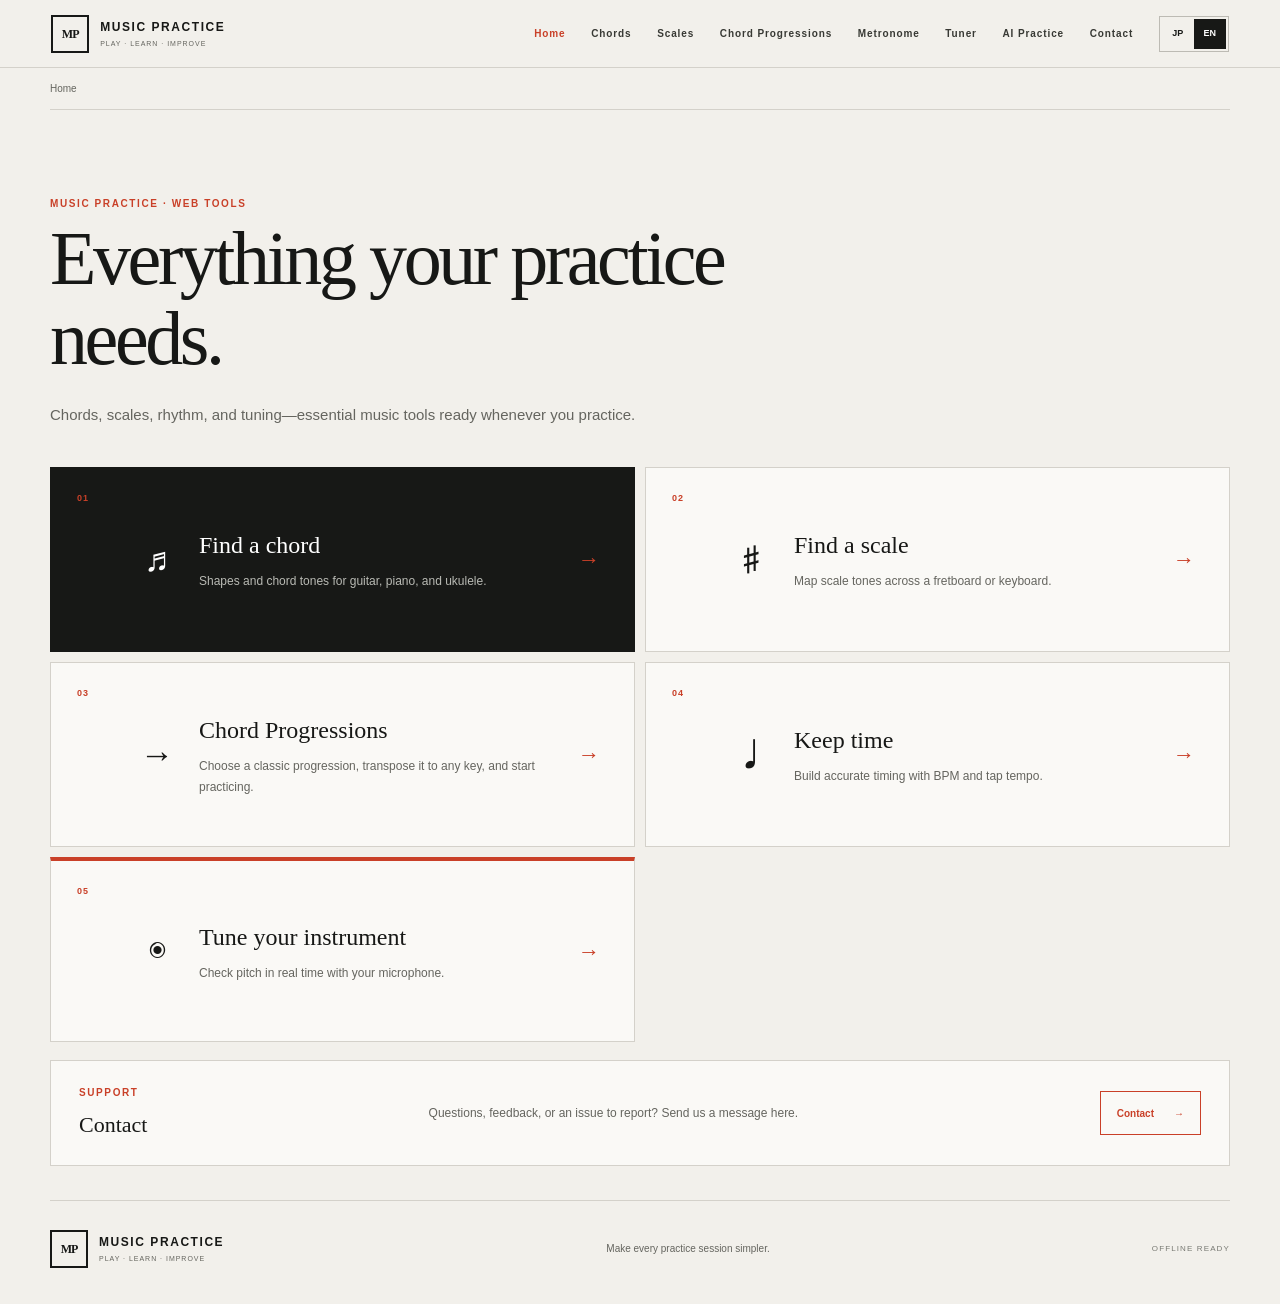
<file: index.html>
<!doctype html>
<html lang="ja">
  <head>
    <meta charset="UTF-8" />
    <meta name="viewport" content="width=device-width, initial-scale=1, viewport-fit=cover" />
    <meta name="theme-color" content="#171816" />
    <meta name="description" content="コード、スケール、メトロノーム、チューナーをひとつにまとめた無料の音楽練習Webアプリ。" />
    <meta name="robots" content="index,follow" />
    <meta property="og:title" content="Music Practice — 音楽練習Webツール" />
    <meta property="og:description" content="コード、スケール、メトロノーム、チューナーをひとつにまとめた無料の音楽練習Webアプリ。" />
    <meta property="og:image" content="./og.png" />
    <link rel="manifest" href="./manifest.json" />
    <link rel="icon" href="./music-practice-icon.png" type="image/png" />
    <link rel="apple-touch-icon" href="./music-practice-icon.png" />
    <title>Music Practice — 音楽練習Webツール</title>
    <script async src="https://www.googletagmanager.com/gtag/js?id=G-K8Z0J74QWM"></script>
    <script>
      window.dataLayer = window.dataLayer || [];
      function gtag(){dataLayer.push(arguments);}
      gtag('js', new Date());
      gtag('config', 'G-K8Z0J74QWM');
    </script>
    <script defer src="./formspree-config.js"></script>
    <script type="application/ld+json">{"@context":"https://schema.org","@type":"WebApplication","name":"Music Practice","applicationCategory":"MusicApplication","operatingSystem":"Any","isAccessibleForFree":true,"description":"コード、スケール、メトロノーム、チューナーをひとつにまとめた音楽練習Webアプリ。"}</script>
    <script defer src="./assets/index-DKQJcgNY.js"></script>
    <link rel="stylesheet" href="./assets/index-pi6cSX6_.css">
  </head>
  <body>
    <div id="root"></div>
  </body>
</html>
</file>
<file: assets/index-pi6cSX6_.css>
/*! tailwindcss v4.2.1 | MIT License | https://tailwindcss.com */
@layer properties{@supports (((-webkit-hyphens:none)) and (not (margin-trim:inline))) or ((-moz-orient:inline) and (not (color:rgb(from red r g b)))){*,:before,:after,::backdrop{--tw-rotate-x:initial;--tw-rotate-y:initial;--tw-rotate-z:initial;--tw-skew-x:initial;--tw-skew-y:initial}}}@layer theme{:root,:host{--font-sans:ui-sans-serif, system-ui, sans-serif, "Apple Color Emoji", "Segoe UI Emoji", "Segoe UI Symbol", "Noto Color Emoji";--font-mono:ui-monospace, SFMono-Regular, Menlo, Monaco, Consolas, "Liberation Mono", "Courier New", monospace;--spacing:.25rem;--default-font-family:var(--font-sans);--default-mono-font-family:var(--font-mono)}}@layer base{*,:after,:before,::backdrop{box-sizing:border-box;border:0 solid;margin:0;padding:0}::file-selector-button{box-sizing:border-box;border:0 solid;margin:0;padding:0}html,:host{-webkit-text-size-adjust:100%;tab-size:4;line-height:1.5;font-family:var(--default-font-family,ui-sans-serif, system-ui, sans-serif, "Apple Color Emoji", "Segoe UI Emoji", "Segoe UI Symbol", "Noto Color Emoji");font-feature-settings:var(--default-font-feature-settings,normal);font-variation-settings:var(--default-font-variation-settings,normal);-webkit-tap-highlight-color:transparent}hr{height:0;color:inherit;border-top-width:1px}abbr:where([title]){-webkit-text-decoration:underline dotted;text-decoration:underline dotted}h1,h2,h3,h4,h5,h6{font-size:inherit;font-weight:inherit}a{color:inherit;-webkit-text-decoration:inherit;-webkit-text-decoration:inherit;-webkit-text-decoration:inherit;-webkit-text-decoration:inherit;text-decoration:inherit}b,strong{font-weight:bolder}code,kbd,samp,pre{font-family:var(--default-mono-font-family,ui-monospace, SFMono-Regular, Menlo, Monaco, Consolas, "Liberation Mono", "Courier New", monospace);font-feature-settings:var(--default-mono-font-feature-settings,normal);font-variation-settings:var(--default-mono-font-variation-settings,normal);font-size:1em}small{font-size:80%}sub,sup{vertical-align:baseline;font-size:75%;line-height:0;position:relative}sub{bottom:-.25em}sup{top:-.5em}table{text-indent:0;border-color:inherit;border-collapse:collapse}:-moz-focusring{outline:auto}progress{vertical-align:baseline}summary{display:list-item}ol,ul,menu{list-style:none}img,svg,video,canvas,audio,iframe,embed,object{vertical-align:middle;display:block}img,video{max-width:100%;height:auto}button,input,select,optgroup,textarea{font:inherit;font-feature-settings:inherit;font-variation-settings:inherit;letter-spacing:inherit;color:inherit;opacity:1;background-color:#0000;border-radius:0}::file-selector-button{font:inherit;font-feature-settings:inherit;font-variation-settings:inherit;letter-spacing:inherit;color:inherit;opacity:1;background-color:#0000;border-radius:0}:where(select:is([multiple],[size])) optgroup{font-weight:bolder}:where(select:is([multiple],[size])) optgroup option{padding-inline-start:20px}::file-selector-button{margin-inline-end:4px}::placeholder{opacity:1}@supports (not ((-webkit-appearance:-apple-pay-button))) or (contain-intrinsic-size:1px){::placeholder{color:currentColor}@supports (color:color-mix(in lab, red, red)){::placeholder{color:color-mix(in oklab, currentcolor 50%, transparent)}}}textarea{resize:vertical}::-webkit-search-decoration{-webkit-appearance:none}::-webkit-date-and-time-value{min-height:1lh;text-align:inherit}::-webkit-datetime-edit{display:inline-flex}::-webkit-datetime-edit-fields-wrapper{padding:0}::-webkit-datetime-edit{padding-block:0}::-webkit-datetime-edit-year-field{padding-block:0}::-webkit-datetime-edit-month-field{padding-block:0}::-webkit-datetime-edit-day-field{padding-block:0}::-webkit-datetime-edit-hour-field{padding-block:0}::-webkit-datetime-edit-minute-field{padding-block:0}::-webkit-datetime-edit-second-field{padding-block:0}::-webkit-datetime-edit-millisecond-field{padding-block:0}::-webkit-datetime-edit-meridiem-field{padding-block:0}::-webkit-calendar-picker-indicator{line-height:1}:-moz-ui-invalid{box-shadow:none}button,input:where([type=button],[type=reset],[type=submit]){appearance:button}::file-selector-button{appearance:button}::-webkit-inner-spin-button{height:auto}::-webkit-outer-spin-button{height:auto}[hidden]:where(:not([hidden=until-found])){display:none!important}}@layer components;@layer utilities{.absolute{position:absolute}.start{inset-inline-start:var(--spacing)}.table{display:table}.transform{transform:var(--tw-rotate-x,) var(--tw-rotate-y,) var(--tw-rotate-z,) var(--tw-skew-x,) var(--tw-skew-y,)}}:root{--ink:#171816;--paper:#f2f0eb;--surface:#faf9f6;--white:#fff;--line:#d4d1ca;--muted:#65655f;--accent:#c94028;--accent-hover:#a93420;--accent-soft:#f6ded7;--focus:#1769d2;--radius:4px}*{box-sizing:border-box}html{scroll-behavior:smooth}body{background:var(--paper);color:var(--ink);-webkit-font-smoothing:antialiased;margin:0;font-family:Helvetica Neue,Hiragino Kaku Gothic ProN,Yu Gothic,sans-serif}button,a,input,textarea{font:inherit}button,a{-webkit-tap-highlight-color:transparent}button{color:inherit}button:focus-visible,a:focus-visible,input:focus-visible,textarea:focus-visible,summary:focus-visible{outline:3px solid var(--focus);outline-offset:3px}button:disabled{cursor:not-allowed}main{min-height:100vh}.topbar{border-bottom:1px solid var(--line);z-index:50;-webkit-backdrop-filter:blur(14px);backdrop-filter:blur(14px);background:#f2f0ebf5;justify-content:space-between;align-items:center;gap:24px;min-height:68px;padding:0 clamp(18px,4vw,64px);display:flex;position:sticky;top:0}.brand{color:var(--ink);flex:none;align-items:center;gap:11px;text-decoration:none;display:inline-flex}.brand-mark{border:2px solid var(--ink);letter-spacing:-.08em;place-items:center;width:38px;height:38px;font-family:Georgia,serif;font-size:12px;font-weight:800;display:grid}.brand b{letter-spacing:.13em;font-size:12px;display:block}.brand small{color:var(--muted);letter-spacing:.14em;margin-top:3px;font-size:7px;display:block}.topbar nav{justify-content:flex-end;align-items:center;gap:clamp(14px,2vw,26px);display:flex}.topbar nav>a{color:#383934;letter-spacing:.09em;white-space:nowrap;align-items:center;min-height:44px;font-size:10px;font-weight:800;text-decoration:none;display:inline-flex}.topbar nav>a:hover,.topbar nav>a.active{color:var(--accent)}.language-switch{border:1px solid #bdbbb4;padding:2px;display:inline-flex}.language-switch button{cursor:pointer;background:0 0;border:0;min-width:32px;min-height:30px;font-size:9px;font-weight:800}.language-switch button.active{background:var(--ink);color:var(--white)}.mobile-language,.menu-button{display:none}.page-shell{width:min(1180px,100% - 32px);margin:0 auto}.narrow-shell{width:min(980px,100% - 32px)}.tool-page-shell{width:min(920px,100% - 32px)}.breadcrumbs{border-bottom:1px solid var(--line);align-items:center;min-height:42px;display:flex}.breadcrumbs ol{flex-wrap:wrap;align-items:center;gap:0;margin:0;padding:9px 0;list-style:none;display:flex}.breadcrumbs li{color:var(--muted);align-items:center;font-size:10px;display:flex}.breadcrumbs li+li:before{content:"›";color:#9a9993;padding:0 9px}.breadcrumbs a{color:#444540;align-items:center;min-height:28px;text-decoration:none;display:inline-flex}.breadcrumbs a:hover{color:var(--accent);text-underline-offset:3px;text-decoration:underline}.eyebrow{color:var(--accent);letter-spacing:.16em;margin-bottom:8px;font-size:10px;font-weight:800;display:block}.home-hero{max-width:820px;padding:clamp(46px,7vw,86px) 0 38px}.home-hero h1{letter-spacing:-.045em;max-width:760px;margin:0;font-family:Georgia,Yu Mincho,serif;font-size:clamp(40px,6vw,76px);line-height:1.05}.home-hero p{max-width:650px;color:var(--muted);margin:22px 0 0;font-size:15px;line-height:1.9}.tool-cards{grid-template-columns:1fr 1fr;gap:10px;display:grid}.tool-card{border:1px solid var(--line);background:var(--surface);min-height:185px;color:var(--ink);grid-template-columns:38px 48px 1fr 30px;align-items:center;gap:18px;padding:24px 26px;text-decoration:none;transition:transform .18s,box-shadow .18s,border-color .18s;display:grid}.tool-card:hover{border-color:#aaa8a0;transform:translateY(-2px);box-shadow:0 16px 32px #17181614}.tool-card>span{color:var(--accent);letter-spacing:.1em;align-self:start;font-size:9px;font-weight:800}.tool-card>i{text-align:center;font-family:Georgia,serif;font-size:34px;font-style:normal}.tool-card h2{margin:0 0 8px;font-family:Georgia,Yu Mincho,serif;font-size:24px}.tool-card p{color:var(--muted);margin:0;font-size:12px;line-height:1.7}.tool-card>em{color:var(--accent);font-size:22px;font-style:normal}.tool-card.dark{background:var(--ink);border-color:var(--ink);color:var(--white)}.tool-card.dark p{color:#b9bab4}.tool-card.accent{border-top:4px solid var(--accent)}.home-contact-link{border:1px solid var(--line);background:var(--surface);grid-template-columns:.7fr 1.4fr auto;align-items:center;gap:28px;margin:18px 0 8px;padding:24px 28px;display:grid}.home-contact-link h2{margin:0;font-family:Georgia,Yu Mincho,serif;font-size:22px}.home-contact-link p{color:var(--muted);margin:0;font-size:12px;line-height:1.7}.home-contact-link a,.related-link{min-height:44px;color:var(--accent);border:1px solid;justify-content:center;align-items:center;gap:20px;padding:0 16px;font-size:10px;font-weight:800;text-decoration:none;display:inline-flex}.tool-topline{grid-template-columns:minmax(0,1fr) auto;align-items:center;gap:32px;min-height:126px;padding:22px 0;display:grid}.tool-topline h1,.simple-page-heading h1{letter-spacing:-.035em;margin:0;font-family:Georgia,Yu Mincho,serif;font-size:clamp(32px,4vw,48px);line-height:1.08}.tool-topline p,.simple-page-heading p{color:var(--muted);margin:7px 0 0;font-size:12px;line-height:1.7}.instrument-switch.compact{background:var(--ink);grid-template-columns:repeat(3,1fr);gap:4px;min-width:470px;padding:4px;display:grid}.instrument-switch.compact button{color:#c4c5be;text-align:left;cursor:pointer;background:#292a27;border:0;grid-template-rows:auto auto;grid-template-columns:24px 1fr;align-items:center;min-height:68px;padding:7px 10px;display:grid}.instrument-switch.compact button>span{text-align:center;grid-row:1/3;font-family:Georgia,serif;font-size:20px}.instrument-switch.compact button b{letter-spacing:.11em;font-size:10px}.instrument-switch.compact button small{color:#a9aaa4;font-size:8px}.instrument-switch.compact button.active{background:var(--accent);color:var(--white)}.instrument-switch.compact button.active small{color:#ffffffd1}.selector-panel,.scale-selectors{border:1px solid var(--line);background:var(--surface);grid-template-columns:43% 57%;margin-bottom:14px;display:grid}.selector-panel .step-block+.step-block,.scale-selectors .step-block+.step-block{border-left:1px solid var(--line)}.step-block{min-width:0;padding:15px}.section-label{align-items:center;gap:10px;min-height:34px;margin-bottom:10px;display:flex}.section-label>span{background:var(--ink);width:28px;height:28px;color:var(--white);border-radius:50%;place-items:center;font-size:8px;font-weight:800;display:grid}.section-label b{letter-spacing:.14em;font-size:9px;display:block}.section-label small{color:var(--muted);margin-top:2px;font-size:9px;display:block}.accidental-toggle{border:1px solid var(--line);margin-left:auto;padding:2px;display:flex}.accidental-toggle button{cursor:pointer;background:0 0;border:0;width:34px;min-height:30px}.accidental-toggle button.active{background:var(--ink);color:var(--white)}.root-grid,.type-grid,.scale-type-grid{border-top:1px solid var(--line);border-left:1px solid var(--line);display:grid}.root-grid{grid-template-columns:repeat(6,1fr)}.type-grid{grid-template-columns:repeat(5,1fr)}.scale-type-grid{grid-template-columns:repeat(3,1fr)}.root-grid button,.type-grid button,.scale-type-grid button{border:0;border-right:1px solid var(--line);border-bottom:1px solid var(--line);background:var(--white);cursor:pointer;min-height:46px;padding:5px 3px}.root-grid button:hover,.type-grid button:hover,.scale-type-grid button:hover{background:#f4f2ed}.root-grid button.active,.type-grid button.active,.scale-type-grid button.active{background:var(--accent);color:var(--white)}.root-grid b{font-family:Georgia,serif;font-size:16px}.type-grid b,.scale-type-grid b{font-size:9px;display:block}.root-grid small,.type-grid small,.scale-type-grid small{opacity:.78;margin-top:2px;font-size:7px;display:block}.result-card,.scale-result{background:var(--ink);color:var(--white);margin-bottom:14px;padding:26px 30px 24px;position:relative;overflow:hidden}.result-card:before,.scale-result:before{content:"";pointer-events:none;background:repeating-linear-gradient(90deg,#0000 0 89px,#ffffff06 90px);position:absolute;inset:0}.result-heading{justify-content:space-between;align-items:flex-start;gap:22px;display:flex;position:relative}.result-heading h2,.chord-title h2{letter-spacing:-.04em;margin:0;font-family:Georgia,serif;font-size:clamp(38px,5vw,58px);line-height:1}.chord-title{align-items:center;gap:12px;display:flex}.star{width:42px;height:42px;color:var(--white);cursor:pointer;background:0 0;border:1px solid #666760;border-radius:50%;font-size:20px}.star.active{border-color:var(--accent);background:var(--accent)}.result-card .related-link,.scale-result .related-link{color:var(--white);border-color:#686963;position:relative}.result-card .related-link:hover,.scale-result .related-link:hover{border-color:var(--accent);background:var(--accent)}.visual-area{place-items:center;min-height:300px;padding:24px 0 16px;display:grid;position:relative}.neck-wrap{width:min(100%,920px)}.neck-meta{color:#a5a69f;justify-content:space-between;align-items:center;margin:0 74px 7px 92px;font-size:8px;display:flex}.neck-meta b{color:var(--white);letter-spacing:.1em;font-size:9px}.neck-scroll{scrollbar-color:#64655f transparent;padding:0 0 5px;overflow-x:auto}.neck-layout{grid-template-rows:24px 220px;grid-template-columns:34px 50px 1fr;min-width:680px;display:grid}.neck-wrap.ukulele .neck-layout{grid-template-rows:24px 170px}.fret-numbers.horizontal{color:#8e8f88;text-align:center;grid-area:1/3;grid-template-columns:repeat(5,1fr);font-size:8px;display:grid}.fret-numbers.horizontal b{font-weight:700}.string-labels,.open-status{grid-row:2;grid-template-rows:repeat(var(--string-count), 1fr);display:grid}.string-labels{grid-column:1}.open-status{grid-column:2}.string-labels b{color:#c9cac4;place-items:center;font-family:Georgia,serif;font-size:11px;display:grid}.open-status>span{color:#a3a49e;justify-content:center;align-items:center;gap:3px;font-size:18px;display:flex}.open-status>span.muted{color:#ff775f}.open-status .open-string i{color:var(--tone-color);font-style:normal}.open-status .open-string em{color:#c5c6bf;font-size:8px;font-style:normal}.horizontal-neck{grid-area:2/3;position:relative}.horizontal-neck.has-nut{border-left:8px solid var(--white)}.horizontal-neck.shifted{border-left:2px solid #777872}.vertical-fret{background:#696a65;width:2px;position:absolute;top:0;bottom:0}.horizontal-string{background:#9c9d97;height:1px;position:absolute;left:0;right:0}.horizontal-string:nth-of-type(7),.horizontal-string:nth-of-type(8){height:2px}.neck-note{border:3px solid var(--tone-color);width:42px;height:42px;color:var(--white);z-index:3;background:#22231f;border-radius:50%;grid-template-columns:14px 1fr;align-items:center;display:grid;position:absolute;transform:translate(-50%,-50%);box-shadow:0 0 0 3px #171816cc}.neck-note b{border-right:1px solid #ffffff38;place-items:center;height:100%;font-size:9px;display:grid}.neck-note em{text-align:center;font-family:Georgia,serif;font-size:11px;font-style:normal}.horizontal-barre{z-index:2;background:#ffffff1f;border:2px solid #d4d5ce;border-radius:14px;width:20px;position:absolute;transform:translate(-50%)}.horizontal-barre b{color:#b7b8b2;letter-spacing:.08em;white-space:nowrap;font-size:7px;position:absolute;top:-18px;left:50%;transform:translate(-50%)}.interval-legend{border-top:1px solid #3c3d39;flex-wrap:wrap;justify-content:center;gap:8px 16px;margin-top:14px;padding-top:13px;display:flex}.interval-legend span{color:#d0d1ca;align-items:center;gap:6px;font-size:9px;display:inline-flex}.interval-legend i{border-radius:50%;width:10px;height:10px}.diagram-note{color:#92938d;text-align:center;margin:9px 0 0;font-size:8px}.form-tabs{border-top:1px solid #3b3c38;border-bottom:1px solid #3b3c38;justify-content:center;display:flex;position:relative;overflow-x:auto}.form-tabs button{color:#b1b2ab;cursor:pointer;white-space:nowrap;background:0 0;border:0;border-left:1px solid #3b3c38;min-width:126px;min-height:46px;padding:9px 14px;font-size:9px}.form-tabs button:last-child{border-right:1px solid #3b3c38}.form-tabs button span{color:#858680;margin-right:8px;font-size:8px}.form-tabs button.active{border-bottom:3px solid var(--accent);color:var(--white);background:#292a27}.audio-row{justify-content:center;align-items:center;gap:22px;padding-top:18px;display:flex;position:relative}.play-button{background:var(--accent);min-width:210px;min-height:46px;color:var(--white);letter-spacing:.05em;cursor:pointer;border:0;padding:0 18px;font-size:10px;font-weight:800}.play-button:hover{background:var(--accent-hover)}.play-button span{margin-right:9px}.play-button.playing{background:#4a4b47}.volume{color:#b1b2ac;align-items:center;gap:10px;min-height:44px;font-size:9px;display:flex}.volume input{width:110px;accent-color:var(--accent)}.piano-wrap{width:min(100%,880px)}.keyboard{background:#111;height:210px;display:flex;position:relative}.white-key{background:#ecebe6;border:1px solid #171816;border-radius:0 0 3px 3px;width:6.66667%;height:100%;position:relative}.white-key span,.black-key span{color:var(--ink);font-family:Georgia,serif;font-size:10px;font-weight:800;position:absolute;bottom:11px;left:50%;transform:translate(-50%)}.white-key.active{background:var(--tone-color)}@supports (color:color-mix(in lab, red, red)){.white-key.active{background:color-mix(in srgb, var(--tone-color) 28%, white)}}.white-key.active:after{content:"";background:var(--tone-color);border-radius:50%;width:17px;height:17px;position:absolute;bottom:34px;left:50%;transform:translate(-50%)}.white-key.root:after{box-shadow:0 0 0 4px var(--white)}.black-key{z-index:2;background:#171816;border:1px solid #050505;border-radius:0 0 3px 3px;width:3.33333%;height:62%;position:absolute;top:0}.black-key.active{background:var(--tone-color)}.black-key span{color:var(--white);font-size:8px;bottom:8px}.black-key.root{box-shadow:inset 0 -4px 0 var(--white)}.info-grid{border:1px solid var(--line);background:var(--surface);grid-template-columns:1fr 1fr;margin-bottom:14px;display:grid}.info-grid article{min-width:0;padding:24px 26px}.info-grid article+article{border-left:1px solid var(--line)}.info-grid h3{margin:0 0 14px;font-family:Georgia,Yu Mincho,serif;font-size:21px}.note-list{flex-wrap:wrap;gap:7px;display:flex}.note-list>div{border:1px solid var(--line);border-top:4px solid var(--tone-color);background:var(--white);flex-direction:column;justify-content:center;align-items:center;min-width:82px;min-height:65px;padding:8px;display:flex}.note-list b{font-family:Georgia,serif;font-size:20px}.note-list span{color:var(--muted);text-align:center;margin-top:4px;font-size:8px}.info-grid dl{margin:0}.info-grid dl div{border-bottom:1px solid var(--line);grid-template-columns:84px 1fr;gap:8px;padding:7px 0;font-size:10px;line-height:1.5;display:grid}.info-grid dt{color:var(--muted)}.info-grid dd{margin:0;font-weight:700}.description{color:#55564f;margin:12px 0 0;font-size:11px;line-height:1.8}.utility-panel{border:1px solid var(--line);background:var(--surface);margin-bottom:9px}.utility-panel summary{cursor:pointer;justify-content:space-between;align-items:center;min-height:54px;padding:0 20px;list-style:none;display:flex}.utility-panel summary::-webkit-details-marker{display:none}.utility-panel summary span{align-items:center;gap:9px;display:flex}.utility-panel summary b{letter-spacing:.04em;font-size:11px}.utility-panel summary small{background:#e4e2dc;border-radius:50%;place-items:center;min-width:22px;min-height:22px;font-size:8px;display:grid}.utility-panel summary em{font-size:18px;font-style:normal;transition:transform .2s}.utility-panel[open] summary em{transform:rotate(45deg)}.utility-content{border-top:1px solid var(--line);padding:16px 20px 20px}.utility-actions{gap:8px;display:flex}.outline-button,.sequence-button{border:1px solid var(--ink);cursor:pointer;background:0 0;min-height:42px;padding:0 15px;font-size:9px;font-weight:800}.sequence-button{background:var(--ink);color:var(--white)}.sequence-button:disabled{opacity:.38}.progression-row{align-items:center;gap:8px;min-height:72px;padding-top:12px;display:flex;overflow-x:auto}.progression-item{position:relative}.progression-item>button:first-child{border:1px solid var(--line);background:var(--white);cursor:pointer;min-width:92px;min-height:58px}.progression-item small{color:var(--accent);font-size:7px;display:block}.progression-item b{font-family:Georgia,serif;font-size:18px}.progression-item .remove{color:#777;cursor:pointer;background:0 0;border:0;width:28px;height:28px;position:absolute;top:0;right:0}.empty{color:var(--muted);font-size:10px}.library-tabs{border-bottom:1px solid var(--line);align-items:center;gap:4px;display:flex}.library-tabs button{cursor:pointer;background:0 0;border:0;min-height:42px;padding:0 12px;font-size:9px;font-weight:800}.library-tabs button.active{border-bottom:3px solid var(--accent);color:var(--accent)}.library-tabs button span{margin-left:5px}.library-tabs .clear{color:var(--muted);margin-left:auto;font-weight:500}.saved-grid{grid-template-columns:repeat(4,1fr);gap:7px;padding-top:10px;display:grid}.saved-grid>button{border:1px solid var(--line);background:var(--white);text-align:left;cursor:pointer;min-height:62px;padding:10px 14px;position:relative}.saved-grid b{font-family:Georgia,serif;font-size:18px}.saved-grid span{color:var(--muted);margin-top:3px;font-size:7px;display:block}.saved-grid em{color:var(--accent);font-style:normal;position:absolute;top:21px;right:12px}.scale-result h2{font-family:Georgia,serif}.scale-visual{place-items:center;min-height:310px;padding:24px 0;display:grid;position:relative}.scale-fretboard-scroll{width:100%;padding-bottom:8px;overflow-x:auto}.scale-fretboard{min-width:930px}.fret-numbers,.scale-string-row{grid-template-columns:40px repeat(13,1fr);display:grid}.fret-numbers>*{color:#888983;place-items:center;height:23px;font-size:7px;display:grid}.scale-string-row>b{color:#d0d1ca;place-items:center;font-family:Georgia,serif;font-size:11px;display:grid}.scale-position{border-top:1px solid #4d4e49;border-left:1px solid #666761;height:43px;position:relative}.scale-string-row:last-child .scale-position{border-bottom:1px solid #4d4e49}.scale-position:nth-child(2){border-left:7px solid var(--white)}.scale-position i{background:var(--accent);width:29px;height:29px;color:var(--white);border-radius:50%;place-items:center;font-family:Georgia,serif;font-size:8px;font-style:normal;font-weight:800;display:grid;position:absolute;top:50%;left:50%;transform:translate(-50%,-50%)}.scale-position.root i{box-shadow:0 0 0 4px var(--white)}.scale-result-actions{border-top:1px solid #3b3c38;justify-content:space-between;align-items:center;gap:18px;padding-top:16px;display:flex}.scale-notes{flex-wrap:wrap;gap:6px;display:flex}.scale-notes>div{border:1px solid #555650;flex-direction:column;justify-content:center;align-items:center;width:53px;height:55px;display:flex}.scale-notes>div.root{border-color:var(--accent);background:var(--accent)}.scale-notes b{font-family:Georgia,serif;font-size:17px}.scale-notes span{color:#aaa;margin-top:3px;font-size:7px}.scale-notes .root span{color:var(--white)}.scale-play{flex:none;min-width:180px}.simple-page-heading{max-width:720px;padding:32px 0 24px}.contact-section{border:1px solid var(--line);background:var(--surface);grid-template-columns:34% 1fr;margin-bottom:16px;display:grid}.narrow-shell>.contact-section{margin-top:24px}.contact-intro{background:var(--ink);color:var(--white);padding:30px}.contact-intro h2{margin:0 0 14px;font-family:Georgia,Yu Mincho,serif;font-size:27px}.contact-intro p{color:#c6c7c0;margin:0 0 18px;font-size:11px;line-height:1.8}.contact-intro small{color:#a0a19b;font-size:9px;line-height:1.7}.contact-form{gap:16px;padding:28px;display:grid}.contact-fields{gap:14px;display:grid}.contact-fields.two-columns{grid-template-columns:1fr 1fr}.contact-form label>span{margin-bottom:7px;font-size:10px;font-weight:800;display:block}.contact-form label em{color:var(--accent);margin-left:5px;font-size:8px;font-style:normal}.contact-form input,.contact-form textarea{background:var(--white);width:100%;min-height:44px;color:var(--ink);border:1px solid #bdbbb4;border-radius:0;padding:11px 12px}.contact-form textarea{resize:vertical;min-height:130px;line-height:1.7}.contact-trap{width:1px!important;height:1px!important;position:absolute!important;left:-10000px!important;overflow:hidden!important}.contact-submit{align-items:center;gap:16px;display:flex}.contact-submit button{background:var(--accent);min-width:210px;min-height:46px;color:var(--white);cursor:pointer;border:0;padding:0 18px;font-size:10px;font-weight:800}.form-status{min-height:16px;margin:0;font-size:10px;line-height:1.5}.form-status.success{color:#176f3d}.form-status.error{color:#a51e16}.metronome-card,.tuner-card{border:1px solid var(--line);background:var(--surface);margin-bottom:16px;padding:clamp(26px,5vw,50px)}.beat-stage{justify-content:center;align-items:center;gap:clamp(12px,3vw,28px);min-height:90px;display:flex}.beat-stage i{width:48px;height:48px;color:var(--muted);border:2px solid #c4c2bb;border-radius:50%;place-items:center;font-style:normal;transition:transform 80ms,background 80ms,border-color 80ms;display:grid}.beat-stage i span{font-size:10px;font-weight:800}.beat-stage i.active{border-color:var(--accent);background:var(--accent);color:var(--white);transform:scale(1.18)}.tempo-display{justify-content:center;align-items:center;gap:20px;margin:14px auto 0;display:flex}.tempo-display>button{border:1px solid var(--line);background:var(--white);cursor:pointer;width:48px;height:48px;font-size:20px}.tempo-display label{text-align:center}.tempo-display input{width:190px;color:var(--ink);text-align:center;appearance:textfield;background:0 0;border:0;font-family:Georgia,serif;font-size:clamp(72px,12vw,116px);font-weight:700;line-height:1}.tempo-display input::-webkit-inner-spin-button{appearance:none}.tempo-display label span{color:var(--muted);letter-spacing:.18em;margin-top:-2px;font-size:10px;font-weight:800;display:block}.tempo-slider{width:min(100%,620px);height:32px;accent-color:var(--accent);margin:24px auto 8px;display:block}.beat-options{justify-content:center;align-items:center;gap:5px;min-height:48px;display:flex}.beat-options>span{color:var(--muted);margin-right:10px;font-size:10px}.beat-options button{border:1px solid var(--line);background:var(--white);cursor:pointer;min-width:44px;min-height:40px}.beat-options button.active{border-color:var(--ink);background:var(--ink);color:var(--white)}.metronome-actions{grid-template-columns:1fr 1fr;gap:8px;margin-top:22px;display:grid}.primary-action,.tap-button{cursor:pointer;border:0;min-height:60px;padding:10px 20px}.primary-action{background:var(--accent);color:var(--white);letter-spacing:.06em;font-size:11px;font-weight:800}.primary-action.stop{background:var(--ink)}.primary-action span{margin-right:10px}.tap-button{border:1px solid var(--ink);background:var(--white);font-size:10px;font-weight:800}.tap-button>span{letter-spacing:3px;margin-right:9px}.tap-button small{color:var(--muted);margin-top:4px;font-size:8px;font-weight:500;display:block}.tuner-card{background:var(--ink);color:var(--white);text-align:center}.tuner-readout>span{color:#999a94;letter-spacing:.16em;font-size:9px;font-weight:800}.tuner-readout strong{margin:8px 0 0;font-family:Georgia,serif;font-size:clamp(82px,16vw,140px);line-height:1;display:block}.tuner-readout p{color:#d0d1ca;min-height:27px;margin:8px 0 0;font-size:18px}.tuner-readout b{color:#9b9c96;margin-top:3px;font-size:12px;display:block}.tuner-card.in-tune .tuner-readout strong,.tuner-card.in-tune .tuner-readout p{color:#64d58b}.tuner-meter{width:min(100%,620px);height:76px;margin:28px auto 18px;position:relative;overflow:hidden}.meter-scale{border-bottom:1px solid #575853;grid-template-columns:34px repeat(9,1fr) 34px;align-items:end;height:44px;display:grid}.meter-scale span{color:#858680;font-size:8px}.meter-scale i{background:#686963;justify-self:center;width:1px;height:13px}.meter-scale i.center{background:var(--white);height:26px}.tuner-meter>b{background:var(--accent);transform-origin:50% 100%;border-radius:2px;width:3px;height:42px;transition:transform .12s;position:absolute;bottom:4px;left:50%}.tuner-card.in-tune .tuner-meter>b{background:#64d58b}.tuner-button{min-width:240px}.tuner-error{color:#ff9b89;margin:14px 0 0;font-size:10px}.tuning-reference{border-top:1px solid #3c3d39;flex-wrap:wrap;justify-content:center;align-items:center;gap:8px;margin-top:28px;padding-top:18px;display:flex}.tuning-reference span{color:#9c9d97;margin-right:8px;font-size:9px}.tuning-reference b{border:1px solid #555650;place-items:center;min-width:44px;min-height:38px;font-family:Georgia,serif;font-size:13px;display:grid}.privacy-note{color:var(--muted);text-align:center;margin:0 0 20px;font-size:9px;line-height:1.7}.progression-heading{padding-bottom:18px}.key-controller{border:1px solid var(--line);background:var(--surface);margin-bottom:12px;padding:15px}.key-controller .section-label>span{border-radius:20px;width:38px}.progression-library{grid-template-columns:1fr 1fr;gap:9px;display:grid}.progression-card{border:1px solid var(--line);background:var(--surface);flex-direction:column;min-height:270px;padding:22px;display:flex}.progression-card>header{justify-content:space-between;align-items:flex-start;gap:16px;display:flex}.progression-card>header span{color:var(--accent);letter-spacing:.14em;font-size:8px;font-weight:800}.progression-card h2{margin:5px 0 0;font-family:Georgia,Yu Mincho,serif;font-size:23px}.difficulty{border:1px solid var(--line);color:var(--ink);white-space:nowrap;margin:0;padding:7px 9px;font-size:9px;font-weight:800}.difficulty span{margin-bottom:3px;display:block;color:var(--muted)!important;letter-spacing:.05em!important;font-size:7px!important}.difficulty.level-1{border-top:3px solid #26834f}.difficulty.level-2{border-top:3px solid #b66a00}.difficulty.level-3{border-top:3px solid var(--accent)}.progression-chords{background:var(--ink);flex-wrap:wrap;align-items:center;gap:6px;min-height:72px;margin:20px 0 14px;padding:12px;display:flex}.progression-chords>span{align-items:center;gap:6px;display:inline-flex}.progression-chords a{min-width:46px;min-height:42px;color:var(--white);border:1px solid #555650;justify-content:center;align-items:center;padding:0 8px;font-family:Georgia,serif;font-size:16px;text-decoration:none;display:inline-flex}.progression-chords a:hover{border-color:var(--accent);background:var(--accent)}.progression-chords i{color:#858680;font-style:normal}.progression-card>p{color:var(--muted);margin:0;font-size:11px;line-height:1.75}.progression-card-footer{justify-content:space-between;align-items:center;gap:12px;margin-top:auto;padding-top:16px;display:flex}.progression-card-footer>span{color:var(--muted);letter-spacing:.1em;font-size:8px;font-weight:800}.progression-card-footer a{border:1px solid var(--ink);min-height:44px;color:var(--ink);align-items:center;gap:15px;padding:0 13px;font-size:9px;font-weight:800;text-decoration:none;display:inline-flex}.progression-card-footer a:hover{background:var(--ink);color:var(--white)}.practice-shell{width:min(1060px,100% - 32px)}.practice-heading{justify-content:space-between;align-items:center;gap:20px;min-height:92px;padding:17px 0;display:flex}.practice-heading h1{margin:0;font-family:Georgia,Yu Mincho,serif;font-size:32px}.practice-mini-status{gap:5px;display:flex}.practice-mini-status span{border:1px solid var(--line);background:var(--surface);align-items:center;min-height:38px;padding:0 12px;font-size:9px;font-weight:800;display:inline-flex}.practice-stage{background:var(--ink);min-height:490px;color:var(--white);grid-template-rows:4px auto auto 1fr auto auto;grid-template-columns:1fr auto;gap:8px 28px;margin-bottom:10px;padding:22px 28px 24px;display:grid;position:relative;overflow:hidden}.practice-stage.switching{box-shadow:inset 0 0 0 3px #e8a23a}.practice-progress{background:#3b3c38;grid-column:1/-1;height:4px}.practice-progress i{background:var(--accent);height:100%;transition:width .18s linear;display:block}.current-chord{grid-area:2/1/4;padding:16px 0}.current-chord>span,.next-chord>span{color:#9fa09a;letter-spacing:.14em;font-size:9px;font-weight:800;display:block}.current-chord strong{letter-spacing:-.05em;margin-top:2px;font-family:Georgia,serif;font-size:clamp(78px,13vw,130px);line-height:.96;display:block}.current-chord em{color:#f3bd64;letter-spacing:.1em;border:1px solid #e8a23a;margin-top:9px;padding:5px 8px;font-size:8px;font-style:normal;font-weight:800;display:inline-block}.next-chord{text-align:right;grid-area:2/2;min-width:150px;padding:16px 0}.next-chord b{color:#c4c5be;margin-top:5px;font-family:Georgia,serif;font-size:38px;display:block}.count-in{background:var(--accent);z-index:5;text-align:center;padding:12px 18px;position:absolute;top:42px;right:24px}.count-in span{letter-spacing:.12em;font-size:7px;font-weight:800;display:block}.count-in b{font-family:Georgia,serif;font-size:36px;display:block}.practice-diagram{grid-area:4/1/auto/-1;place-items:center;min-height:210px;padding:4px 0;display:grid}.practice-diagram .neck-layout{grid-template-rows:20px 150px}.practice-diagram .neck-wrap.ukulele .neck-layout{grid-template-rows:20px 120px}.practice-diagram .keyboard{height:160px}.practice-diagram .diagram-note{display:none}.practice-beats{grid-area:5/1/auto/-1;justify-content:center;gap:9px;display:flex}.practice-beats i{color:#aaa;border:1px solid #5e5f59;border-radius:50%;place-items:center;width:34px;height:34px;font-style:normal;display:grid}.practice-beats i span{font-size:8px;font-weight:800}.practice-beats i.active{border-color:var(--accent);background:var(--accent);color:var(--white);transform:scale(1.12)}.practice-controls{grid-area:6/1/auto/-1;grid-template-columns:1.4fr 1fr 1fr;gap:6px;display:grid}.practice-controls button{min-height:52px;color:var(--white);cursor:pointer;background:0 0;border:1px solid #5a5b55;font-size:9px;font-weight:800}.practice-controls button.primary-action{background:var(--accent);border:0}.practice-controls button:disabled{opacity:.4}.practice-controls button span{margin-right:8px}.practice-settings{border:1px solid var(--line);background:var(--surface);margin-bottom:12px}.practice-settings summary{cursor:pointer;justify-content:space-between;align-items:center;min-height:56px;padding:0 18px;list-style:none;display:flex}.practice-settings summary::-webkit-details-marker{display:none}.practice-settings summary>span{align-items:center;gap:12px;display:flex}.practice-settings summary b{font-size:11px}.practice-settings summary small{color:var(--muted);font-size:9px}.practice-settings summary em{font-size:18px;font-style:normal;transition:transform .2s}.practice-settings[open] summary em{transform:rotate(45deg)}.practice-settings-body{border-top:1px solid var(--line);padding:18px}.setting-grid{grid-template-columns:2fr repeat(5,1fr);gap:7px;display:grid}.setting-grid label>span{color:var(--muted);margin-bottom:6px;font-size:8px;font-weight:800;display:block}.setting-grid select,.setting-grid input,.add-chord select{background:var(--white);border:1px solid #bdbbb4;width:100%;min-height:44px;padding:0 9px}.setting-row{flex-wrap:wrap;align-items:center;gap:14px;margin-top:12px;display:flex}.setting-row>div{align-items:center;gap:4px;display:flex}.setting-row>div>span{color:var(--muted);margin-right:5px;font-size:8px;font-weight:800}.setting-row button,.sound-settings button{border:1px solid var(--line);background:var(--white);cursor:pointer;min-height:40px;padding:0 11px;font-size:8px;font-weight:800}.setting-row button.active,.sound-settings button.active{border-color:var(--ink);background:var(--ink);color:var(--white)}.check-setting{align-items:center;gap:7px;min-height:40px;margin-left:auto;font-size:9px;font-weight:800;display:flex}.check-setting input{width:18px;height:18px;accent-color:var(--accent)}.sound-settings{border-top:1px solid var(--line);border-bottom:1px solid var(--line);align-items:center;gap:16px;margin-top:10px;padding:10px 0;display:flex}.sound-settings label{min-height:40px;color:var(--muted);align-items:center;gap:10px;font-size:8px;font-weight:800;display:flex}.sound-settings input{width:180px;accent-color:var(--accent)}.custom-progression{margin-top:12px}.custom-chord-list{flex-wrap:wrap;gap:5px;display:flex}.custom-chord-list>div{border:1px solid var(--line);background:var(--white);align-items:center;min-height:42px;padding-left:11px;display:flex}.custom-chord-list b{min-width:45px;font-family:Georgia,serif;font-size:15px}.custom-chord-list button{border:0;border-left:1px solid var(--line);cursor:pointer;background:0 0;width:36px;min-height:40px}.custom-chord-list button:disabled{opacity:.25}.add-chord{grid-template-columns:110px 160px auto;gap:5px;margin-top:9px;display:grid}.add-chord button{background:var(--accent);min-height:44px;color:var(--white);cursor:pointer;border:0;padding:0 14px;font-size:9px;font-weight:800}.coming-soon-card{border:1px solid var(--line);background:var(--surface);text-align:center;flex-direction:column;justify-content:center;align-items:center;min-height:520px;margin:28px 0 16px;padding:54px;display:flex}.coming-soon-card>i{border:2px solid var(--ink);border-radius:50%;place-items:center;width:82px;height:82px;margin-bottom:24px;font-family:Georgia,serif;font-size:25px;font-style:normal;display:grid}.coming-soon-card h1{margin:0;font-family:Georgia,serif;font-size:clamp(44px,8vw,76px)}.coming-soon-card>b{color:var(--accent);letter-spacing:.2em;text-transform:uppercase;margin-top:8px;font-size:10px}.coming-soon-card p{max-width:540px;color:var(--muted);margin:22px 0;font-size:13px;line-height:1.8}.coming-soon-card a{border:1px solid var(--ink);min-height:44px;color:var(--ink);align-items:center;gap:20px;padding:0 18px;font-size:9px;font-weight:800;text-decoration:none;display:inline-flex}footer{border-top:1px solid var(--line);justify-content:space-between;align-items:center;gap:20px;width:min(1180px,100% - 32px);min-height:104px;margin:34px auto 0;padding:22px 0 30px;display:flex}footer p{color:var(--muted);font-size:10px}footer>span{color:#797a74;letter-spacing:.14em;font-size:8px}@media (width<=1180px){.topbar{min-height:64px;padding:0 16px}.topbar nav{border-bottom:1px solid var(--line);background:var(--paper);grid-template-columns:1fr 1fr;gap:3px;width:100%;padding:8px 16px 16px;display:none;position:absolute;top:64px;left:0;box-shadow:0 14px 30px #1718161f}.topbar nav.open{display:grid}.topbar nav>a{background:var(--surface);border:1px solid #0000;min-height:46px;padding:0 12px}.topbar nav>a.active{border-color:var(--accent)}.topbar nav .language-switch{display:none}.menu-button{cursor:pointer;background:0 0;border:0;place-content:center;gap:6px;width:44px;height:44px;margin-left:auto;display:grid}.menu-button i{background:var(--ink);width:21px;height:2px}.mobile-language{display:inline-flex}.tool-topline{grid-template-columns:1fr;gap:16px}.instrument-switch.compact{width:100%;min-width:0}.selector-panel,.scale-selectors{grid-template-columns:1fr}.selector-panel .step-block+.step-block,.scale-selectors .step-block+.step-block{border-left:0;border-top:1px solid var(--line)}.info-grid{grid-template-columns:1fr}.info-grid article+article{border-top:1px solid var(--line);border-left:0}.saved-grid{grid-template-columns:repeat(2,1fr)}.contact-section{grid-template-columns:1fr}.contact-intro{padding:24px}.setting-grid{grid-template-columns:repeat(3,1fr)}}@media (width<=640px){.page-shell,.narrow-shell,.tool-page-shell{width:min(100% - 20px,1180px)}.brand b{font-size:10px}.brand small{font-size:6px}.brand-mark{width:34px;height:34px}.mobile-language button{min-width:30px}.home-hero{padding:34px 4px 26px}.home-hero h1{font-size:40px}.home-hero p{margin-top:16px;font-size:13px}.tool-cards{grid-template-columns:1fr}.tool-card{grid-template-columns:26px 38px 1fr 20px;gap:11px;min-height:126px;padding:18px}.tool-card h2{font-size:20px}.tool-card>i{font-size:28px}.home-contact-link{grid-template-columns:1fr;gap:10px;padding:20px}.home-contact-link a{width:100%}.tool-topline{padding:17px 0}.tool-topline h1,.simple-page-heading h1{font-size:32px}.instrument-switch.compact button{text-align:center;grid-template-rows:24px auto;grid-template-columns:1fr;min-height:62px;padding:6px}.instrument-switch.compact button>span{grid-row:auto;font-size:18px}.instrument-switch.compact button small{display:none}.root-grid{grid-template-columns:repeat(4,1fr)}.type-grid{grid-template-columns:repeat(3,1fr)}.scale-type-grid{grid-template-columns:repeat(2,1fr)}.root-grid button,.type-grid button,.scale-type-grid button{min-height:48px}.result-card,.scale-result{margin-left:-10px;margin-right:-10px;padding:22px 14px 20px}.result-heading{flex-direction:column;gap:12px}.result-card .related-link,.scale-result .related-link{width:100%}.visual-area,.scale-visual{min-height:250px;padding:18px 0 12px}.neck-meta{margin-left:78px;margin-right:20px}.neck-layout{grid-template-rows:22px 190px;min-width:620px}.neck-wrap.ukulele .neck-layout{grid-template-rows:22px 150px}.neck-note{width:38px;height:38px}.form-tabs{justify-content:flex-start;margin:0 -14px}.form-tabs button{min-width:118px;min-height:48px}.audio-row{flex-direction:column;gap:8px}.play-button{width:100%;min-height:48px}.volume{justify-content:center;width:100%}.info-grid article{padding:20px 16px}.note-list>div{min-width:calc(25% - 6px)}.utility-panel summary{min-height:52px;padding:0 14px}.utility-content{padding:14px}.utility-actions{flex-direction:column}.outline-button,.sequence-button{width:100%;min-height:44px}.saved-grid{grid-template-columns:1fr}.scale-result-actions{flex-direction:column;align-items:stretch}.scale-play{width:100%}.scale-notes{justify-content:center}.keyboard{min-width:640px;height:190px}.piano-wrap{overflow-x:auto}.simple-page-heading{padding:24px 2px 18px}.contact-section{border-left:0;border-right:0;margin-left:-10px;margin-right:-10px}.contact-form{padding:22px 16px}.contact-fields.two-columns{grid-template-columns:1fr}.contact-submit{flex-direction:column;align-items:stretch}.contact-submit button{width:100%;min-height:48px}.metronome-card,.tuner-card{border-left:0;border-right:0;margin-left:-10px;margin-right:-10px;padding:24px 16px}.beat-stage i{width:42px;height:42px}.tempo-display{gap:9px}.tempo-display>button{width:44px;height:44px}.tempo-display input{width:154px;font-size:76px}.metronome-actions{grid-template-columns:1fr}.primary-action,.tap-button{min-height:56px}.tuner-readout strong{font-size:90px}.tuner-readout p{font-size:16px}.progression-library{grid-template-columns:1fr}.progression-card{min-height:250px;padding:18px}.progression-card h2{font-size:21px}.progression-chords{margin-top:16px}.progression-card-footer{flex-direction:column;align-items:stretch}.progression-card-footer a{justify-content:space-between;width:100%}.practice-shell{width:calc(100% - 20px)}.practice-heading{flex-direction:column;align-items:flex-start;gap:9px;min-height:80px}.practice-heading h1{font-size:27px}.practice-mini-status span{min-height:34px;padding:0 9px}.practice-stage{grid-template-columns:1fr auto;gap:6px 12px;min-height:470px;margin-left:-10px;margin-right:-10px;padding:18px 14px}.current-chord strong{font-size:78px}.next-chord{min-width:90px}.next-chord b{font-size:28px}.count-in{top:35px;right:14px}.practice-diagram{justify-content:start;min-height:180px;overflow-x:auto}.practice-diagram .neck-wrap,.practice-diagram .piano-wrap{min-width:620px}.practice-controls{grid-template-columns:1fr 1fr}.practice-controls button:first-child{grid-column:1/-1;min-height:56px}.practice-settings summary{min-height:52px;padding:0 14px}.practice-settings-body{padding:14px}.setting-grid{grid-template-columns:1fr 1fr}.setting-row{flex-direction:column;align-items:stretch}.setting-row>div{flex-wrap:wrap}.setting-row button{min-height:44px}.check-setting{margin-left:0}.sound-settings{flex-direction:column;align-items:stretch}.sound-settings label{justify-content:space-between}.sound-settings input{width:min(70%,220px)}.add-chord{grid-template-columns:1fr 1fr}.add-chord button{grid-column:1/-1;min-height:48px}.coming-soon-card{min-height:430px;margin-left:-10px;margin-right:-10px;padding:34px 20px}footer{flex-wrap:wrap;width:calc(100% - 20px);margin-top:24px;padding-bottom:26px}footer p{order:3;width:100%;margin:0}}@media (prefers-reduced-motion:reduce){html{scroll-behavior:auto}*,:before,:after{scroll-behavior:auto!important;transition:none!important;animation:none!important}}@property --tw-rotate-x{syntax:"*";inherits:false}@property --tw-rotate-y{syntax:"*";inherits:false}@property --tw-rotate-z{syntax:"*";inherits:false}@property --tw-skew-x{syntax:"*";inherits:false}@property --tw-skew-y{syntax:"*";inherits:false}
</file>
